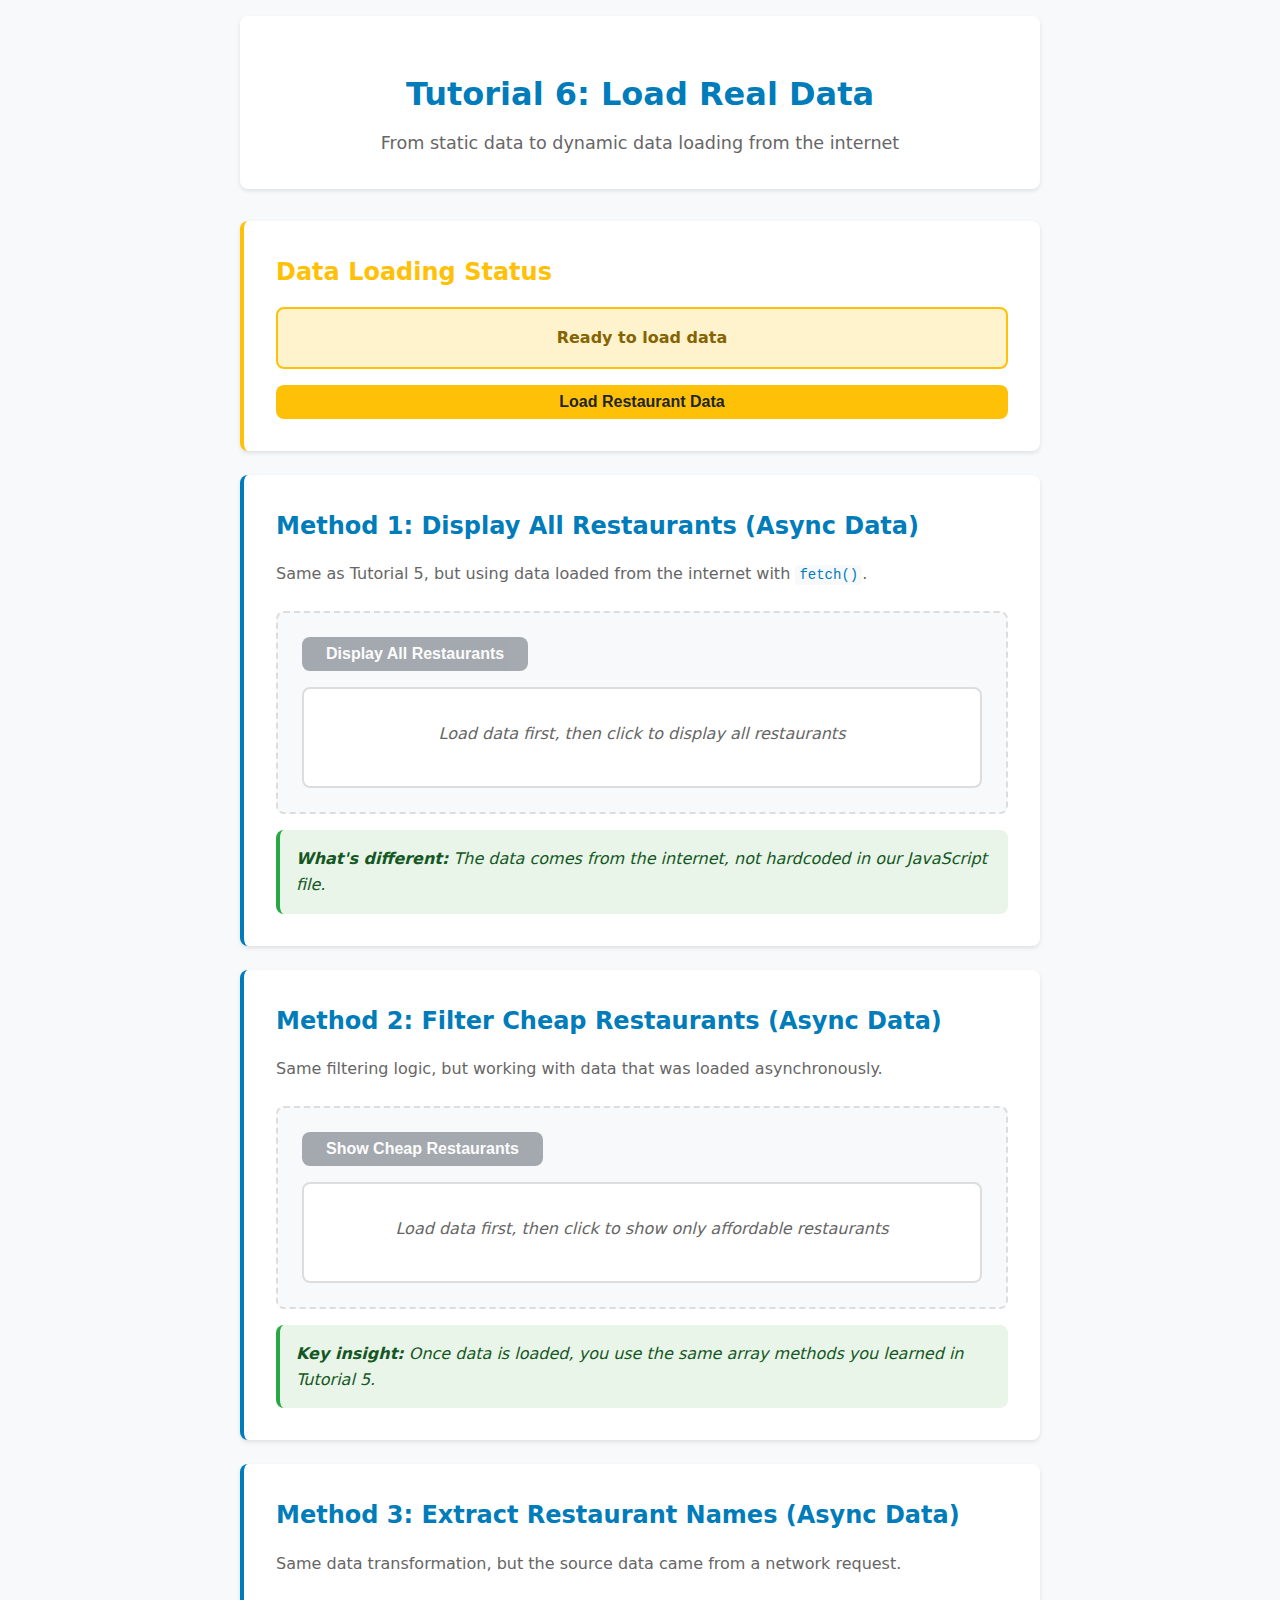
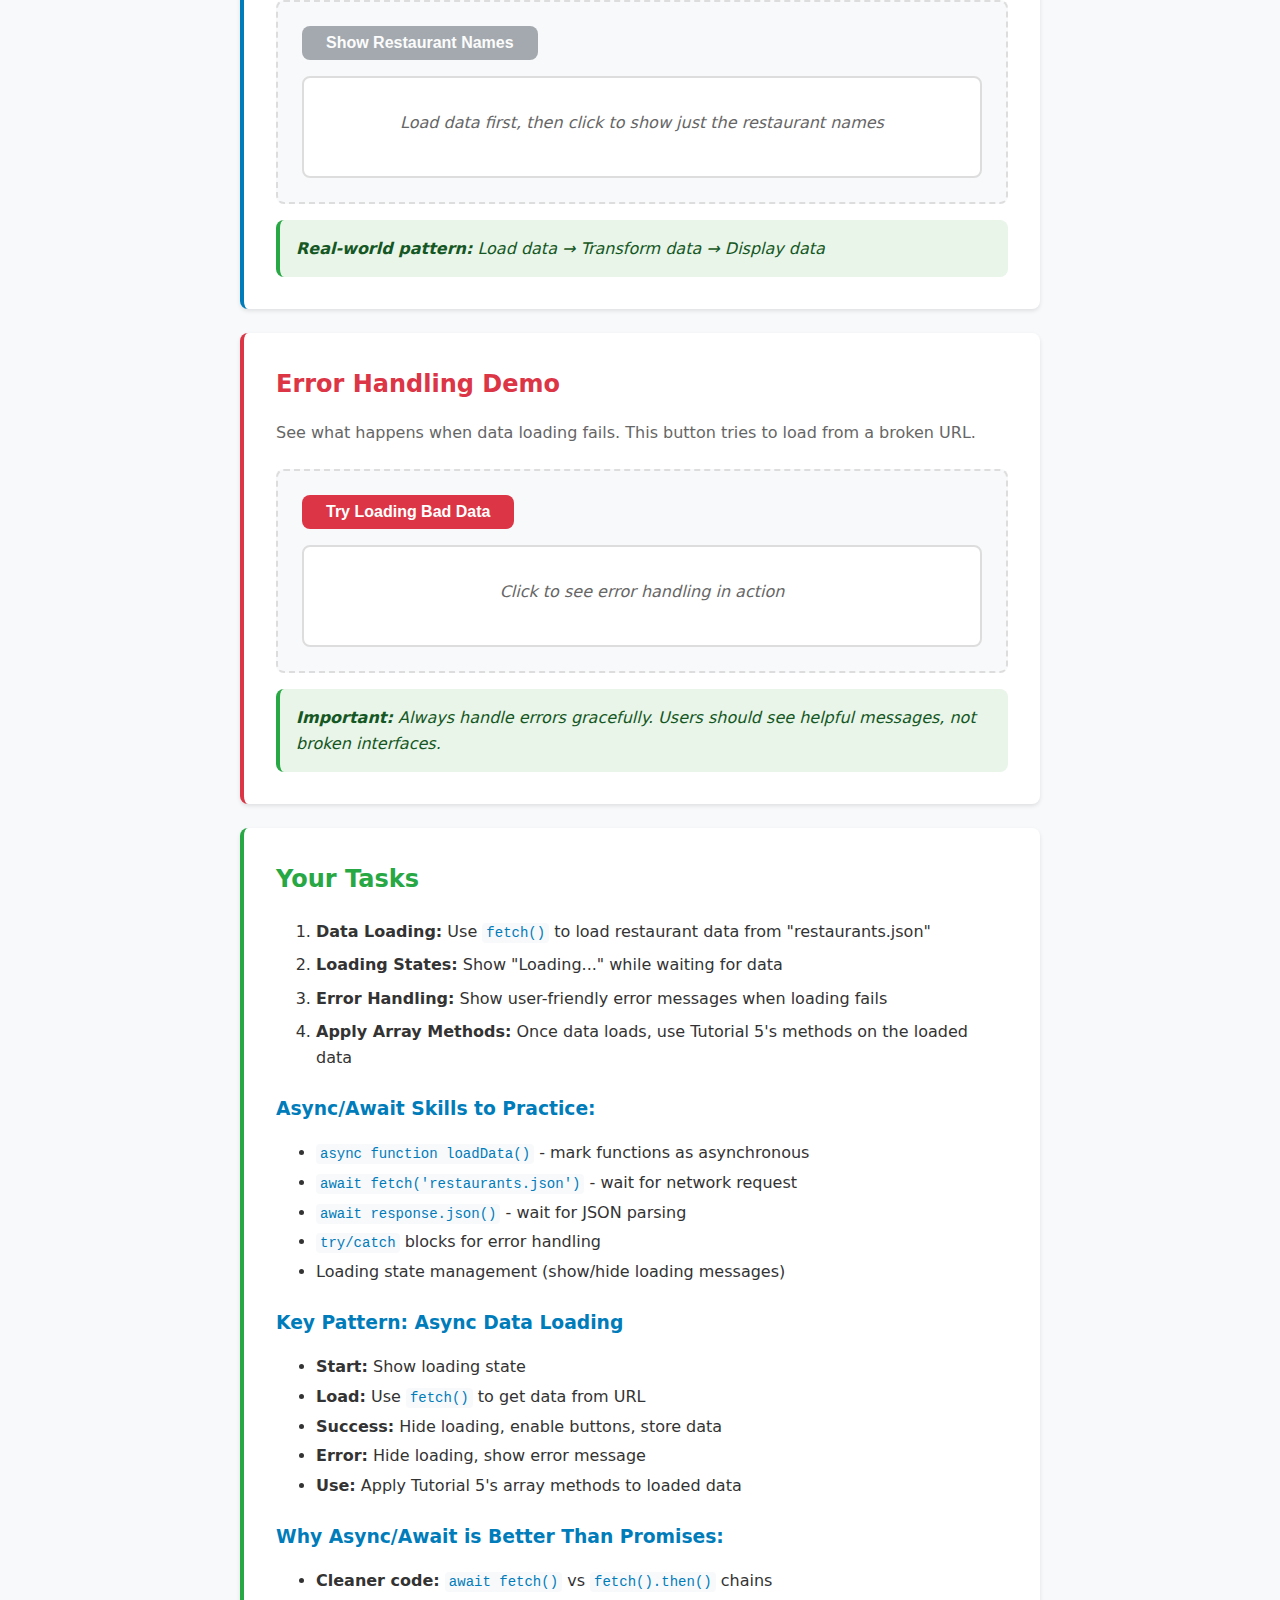
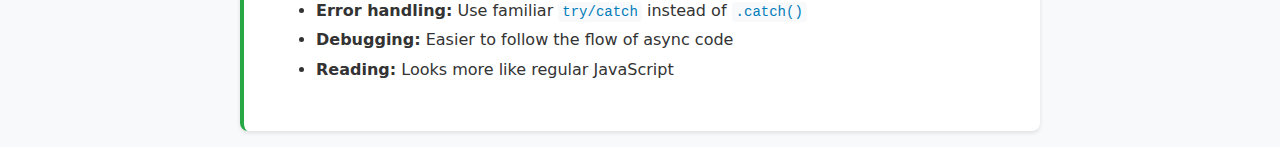
<file: index.html>
<!DOCTYPE html>
<html lang="en">
<head>
    <meta charset="UTF-8">
    <meta name="viewport" content="width=device-width, initial-scale=1.0">
    <title>Tutorial 6: Load Real Data</title>
    <link rel="stylesheet" href="style.css">
</head>
<body>
    <div class="container">
        <header>
            <h1>Tutorial 6: Load Real Data</h1>
            <p>From static data to dynamic data loading from the internet</p>
        </header>

        <!-- Loading Status Section -->
        <section class="status-section">
            <h2>Data Loading Status</h2>
            <div id="loading-status" class="status-display">
                <p class="status-message">Ready to load data</p>
            </div>
            <button id="load-data-button" class="load-button">Load Restaurant Data</button>
        </section>

        <!-- Same functionality as Tutorial 5, but with async data -->
        
        <!-- Method 1: forEach with loaded data -->
        <section class="method-section">
            <h2>Method 1: Display All Restaurants (Async Data)</h2>
            <p>Same as Tutorial 5, but using data loaded from the internet with <code>fetch()</code>.</p>
            
            <div class="demo-area">
                <button id="display-button" class="method-button" disabled>Display All Restaurants</button>
                <div id="restaurant-list" class="result-area">
                    <p class="placeholder">Load data first, then click to display all restaurants</p>
                </div>
            </div>
            
            <div class="explanation">
                <p><strong>What's different:</strong> The data comes from the internet, not hardcoded in our JavaScript file.</p>
            </div>
        </section>

        <!-- Method 2: filter with loaded data -->
        <section class="method-section">
            <h2>Method 2: Filter Cheap Restaurants (Async Data)</h2>
            <p>Same filtering logic, but working with data that was loaded asynchronously.</p>
            
            <div class="demo-area">
                <button id="filter-button" class="method-button" disabled>Show Cheap Restaurants</button>
                <div id="filtered-list" class="result-area">
                    <p class="placeholder">Load data first, then click to show only affordable restaurants</p>
                </div>
            </div>
            
            <div class="explanation">
                <p><strong>Key insight:</strong> Once data is loaded, you use the same array methods you learned in Tutorial 5.</p>
            </div>
        </section>

        <!-- Method 3: map with loaded data -->
        <section class="method-section">
            <h2>Method 3: Extract Restaurant Names (Async Data)</h2>
            <p>Same data transformation, but the source data came from a network request.</p>
            
            <div class="demo-area">
                <button id="map-button" class="method-button" disabled>Show Restaurant Names</button>
                <div id="mapped-list" class="result-area">
                    <p class="placeholder">Load data first, then click to show just the restaurant names</p>
                </div>
            </div>
            
            <div class="explanation">
                <p><strong>Real-world pattern:</strong> Load data → Transform data → Display data</p>
            </div>
        </section>

        <!-- Error Handling Demo -->
        <section class="method-section error-demo">
            <h2>Error Handling Demo</h2>
            <p>See what happens when data loading fails. This button tries to load from a broken URL.</p>
            
            <div class="demo-area">
                <button id="error-button" class="error-button">Try Loading Bad Data</button>
                <div id="error-display" class="result-area">
                    <p class="placeholder">Click to see error handling in action</p>
                </div>
            </div>
            
            <div class="explanation">
                <p><strong>Important:</strong> Always handle errors gracefully. Users should see helpful messages, not broken interfaces.</p>
            </div>
        </section>

        <!-- Tutorial Instructions -->
        <section class="tutorial-instructions">
            <h2>Your Tasks</h2>
            <ol>
                <li><strong>Data Loading:</strong> Use <code>fetch()</code> to load restaurant data from "restaurants.json"</li>
                <li><strong>Loading States:</strong> Show "Loading..." while waiting for data</li>
                <li><strong>Error Handling:</strong> Show user-friendly error messages when loading fails</li>
                <li><strong>Apply Array Methods:</strong> Once data loads, use Tutorial 5's methods on the loaded data</li>
            </ol>
            
            <h3>Async/Await Skills to Practice:</h3>
            <ul>
                <li><code>async function loadData()</code> - mark functions as asynchronous</li>
                <li><code>await fetch('restaurants.json')</code> - wait for network request</li>
                <li><code>await response.json()</code> - wait for JSON parsing</li>
                <li><code>try/catch</code> blocks for error handling</li>
                <li>Loading state management (show/hide loading messages)</li>
            </ul>
            
            <h3>Key Pattern: Async Data Loading</h3>
            <ul>
                <li><strong>Start:</strong> Show loading state</li>
                <li><strong>Load:</strong> Use <code>fetch()</code> to get data from URL</li>
                <li><strong>Success:</strong> Hide loading, enable buttons, store data</li>
                <li><strong>Error:</strong> Hide loading, show error message</li>
                <li><strong>Use:</strong> Apply Tutorial 5's array methods to loaded data</li>
            </ul>
            
            <h3>Why Async/Await is Better Than Promises:</h3>
            <ul>
                <li><strong>Cleaner code:</strong> <code>await fetch()</code> vs <code>fetch().then()</code> chains</li>
                <li><strong>Error handling:</strong> Use familiar <code>try/catch</code> instead of <code>.catch()</code></li>
                <li><strong>Debugging:</strong> Easier to follow the flow of async code</li>
                <li><strong>Reading:</strong> Looks more like regular JavaScript</li>
            </ul>
        </section>
    </div>

    <script src="script.js"></script>
</body>
</html>
</file>
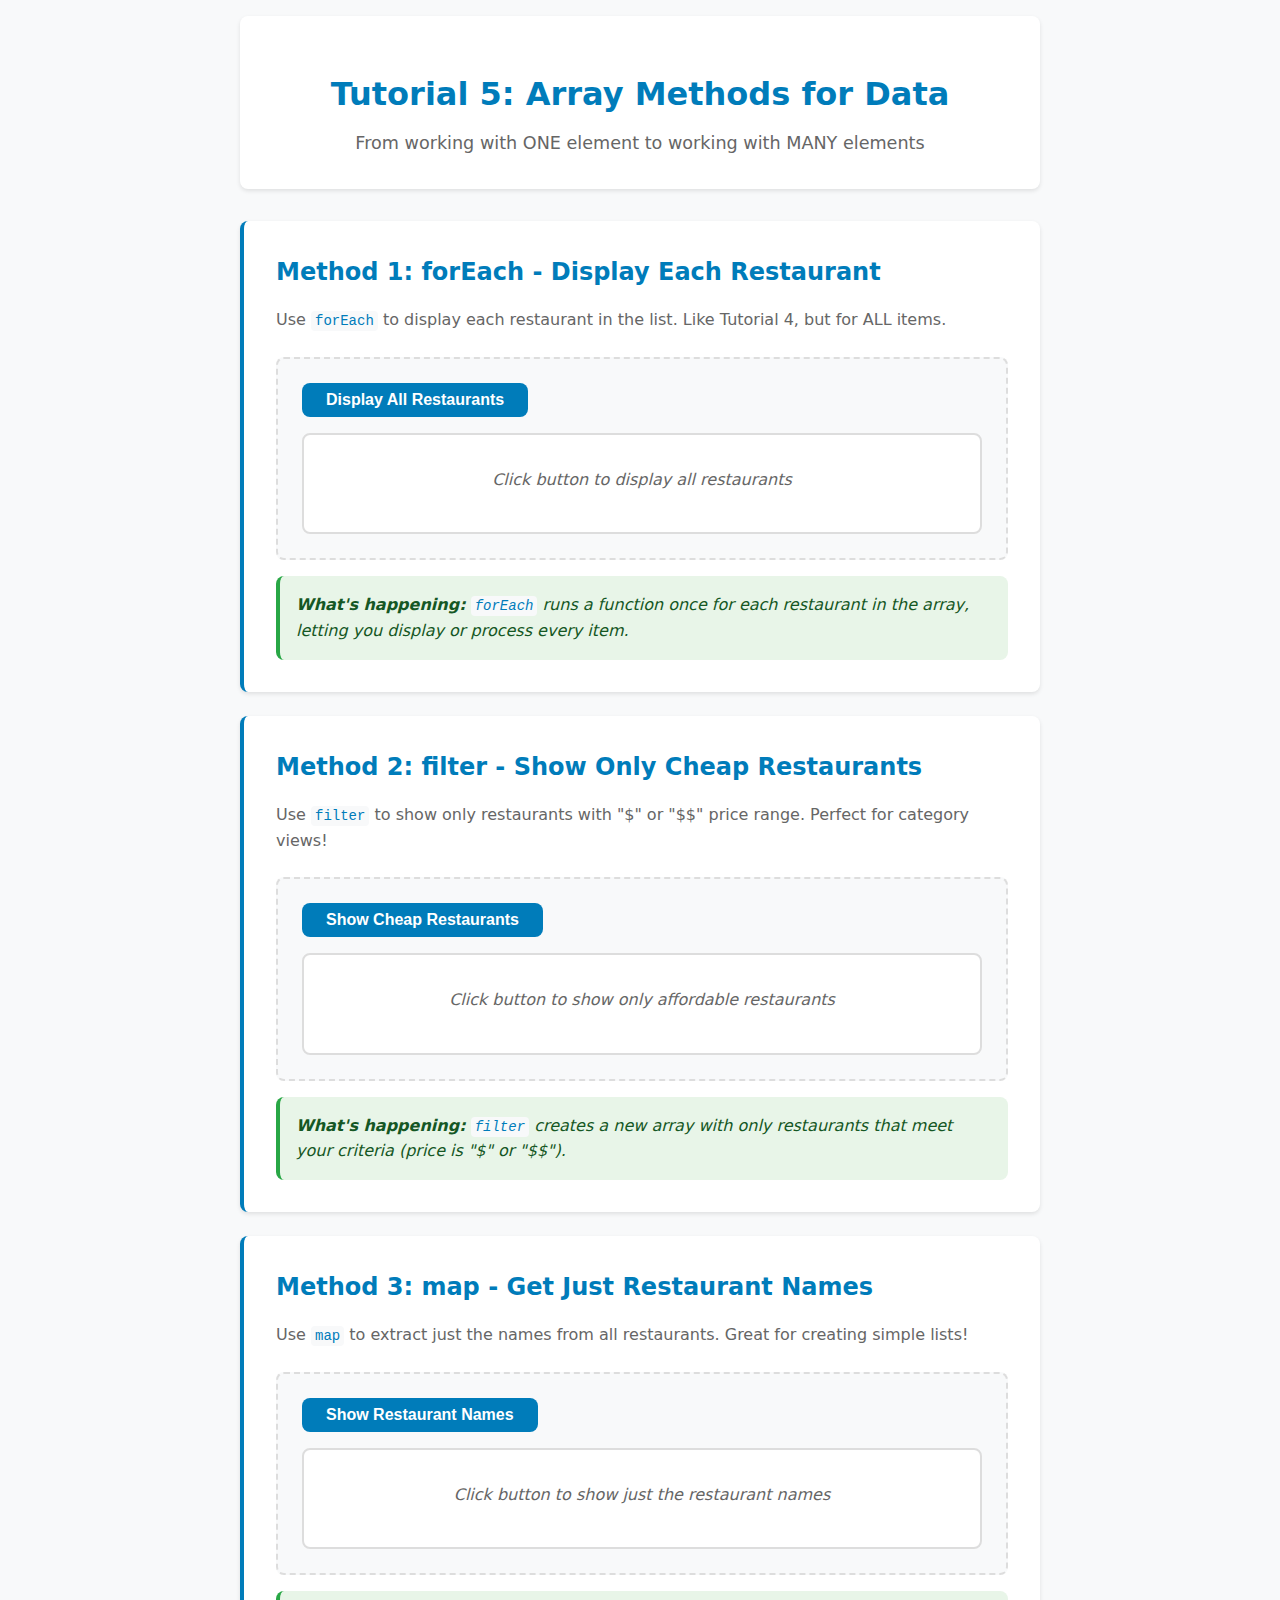
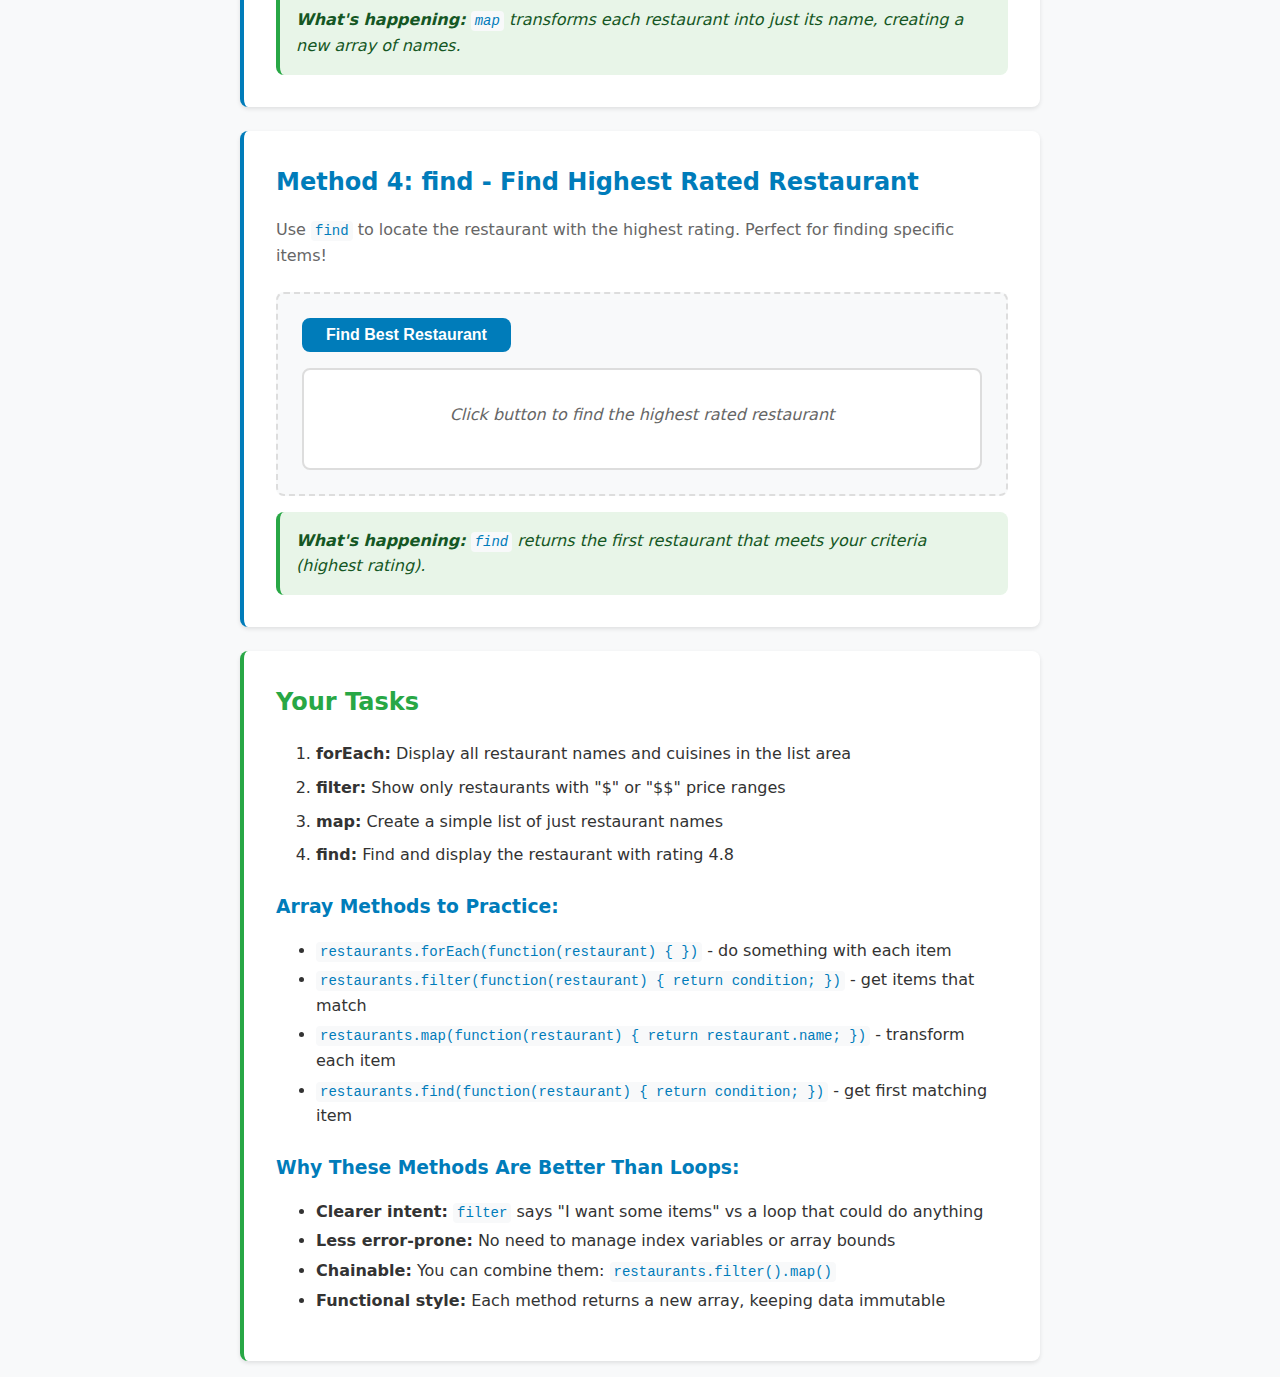
<file: tutorial_5_arrays/index.html>
<!DOCTYPE html>
<html lang="en">
<head>
    <meta charset="UTF-8">
    <meta name="viewport" content="width=device-width, initial-scale=1.0">
    <title>Tutorial 5: Array Methods for Data</title>
    <link rel="stylesheet" href="style.css">
</head>
<body>
    <div class="container">
        <header>
            <h1>Tutorial 5: Array Methods for Data</h1>
            <p>From working with ONE element to working with MANY elements</p>
        </header>

        <!-- Method 1: forEach - Do something to each item -->
        <section class="method-section">
            <h2>Method 1: forEach - Display Each Restaurant</h2>
            <p>Use <code>forEach</code> to display each restaurant in the list. Like Tutorial 4, but for ALL items.</p>
            
            <div class="demo-area">
                <button id="display-button" class="method-button">Display All Restaurants</button>
                <div id="restaurant-list" class="result-area">
                    <p class="placeholder">Click button to display all restaurants</p>
                </div>
            </div>
            
            <div class="explanation">
                <p><strong>What's happening:</strong> <code>forEach</code> runs a function once for each restaurant in the array, letting you display or process every item.</p>
            </div>
        </section>

        <!-- Method 2: filter - Show only items that match criteria -->
        <section class="method-section">
            <h2>Method 2: filter - Show Only Cheap Restaurants</h2>
            <p>Use <code>filter</code> to show only restaurants with "$" or "$$" price range. Perfect for category views!</p>
            
            <div class="demo-area">
                <button id="filter-button" class="method-button">Show Cheap Restaurants</button>
                <div id="filtered-list" class="result-area">
                    <p class="placeholder">Click button to show only affordable restaurants</p>
                </div>
            </div>
            
            <div class="explanation">
                <p><strong>What's happening:</strong> <code>filter</code> creates a new array with only restaurants that meet your criteria (price is "$" or "$$").</p>
            </div>
        </section>

        <!-- Method 3: map - Transform data to get specific information -->
        <section class="method-section">
            <h2>Method 3: map - Get Just Restaurant Names</h2>
            <p>Use <code>map</code> to extract just the names from all restaurants. Great for creating simple lists!</p>
            
            <div class="demo-area">
                <button id="map-button" class="method-button">Show Restaurant Names</button>
                <div id="mapped-list" class="result-area">
                    <p class="placeholder">Click button to show just the restaurant names</p>
                </div>
            </div>
            
            <div class="explanation">
                <p><strong>What's happening:</strong> <code>map</code> transforms each restaurant into just its name, creating a new array of names.</p>
            </div>
        </section>

        <!-- Method 4: find - Get one specific item -->
        <section class="method-section">
            <h2>Method 4: find - Find Highest Rated Restaurant</h2>
            <p>Use <code>find</code> to locate the restaurant with the highest rating. Perfect for finding specific items!</p>
            
            <div class="demo-area">
                <button id="find-button" class="method-button">Find Best Restaurant</button>
                <div id="found-item" class="result-area">
                    <p class="placeholder">Click button to find the highest rated restaurant</p>
                </div>
            </div>
            
            <div class="explanation">
                <p><strong>What's happening:</strong> <code>find</code> returns the first restaurant that meets your criteria (highest rating).</p>
            </div>
        </section>

        <!-- Tutorial Instructions -->
        <section class="tutorial-instructions">
            <h2>Your Tasks</h2>
            <ol>
                <li><strong>forEach:</strong> Display all restaurant names and cuisines in the list area</li>
                <li><strong>filter:</strong> Show only restaurants with "$" or "$$" price ranges</li>
                <li><strong>map:</strong> Create a simple list of just restaurant names</li>
                <li><strong>find:</strong> Find and display the restaurant with rating 4.8</li>
            </ol>
            
            <h3>Array Methods to Practice:</h3>
            <ul>
                <li><code>restaurants.forEach(function(restaurant) { })</code> - do something with each item</li>
                <li><code>restaurants.filter(function(restaurant) { return condition; })</code> - get items that match</li>
                <li><code>restaurants.map(function(restaurant) { return restaurant.name; })</code> - transform each item</li>
                <li><code>restaurants.find(function(restaurant) { return condition; })</code> - get first matching item</li>
            </ul>
            
            <h3>Why These Methods Are Better Than Loops:</h3>
            <ul>
                <li><strong>Clearer intent:</strong> <code>filter</code> says "I want some items" vs a loop that could do anything</li>
                <li><strong>Less error-prone:</strong> No need to manage index variables or array bounds</li>
                <li><strong>Chainable:</strong> You can combine them: <code>restaurants.filter().map()</code></li>
                <li><strong>Functional style:</strong> Each method returns a new array, keeping data immutable</li>
            </ul>
        </section>
    </div>

    <script src="script.js"></script>
</body>
</html>
</file>
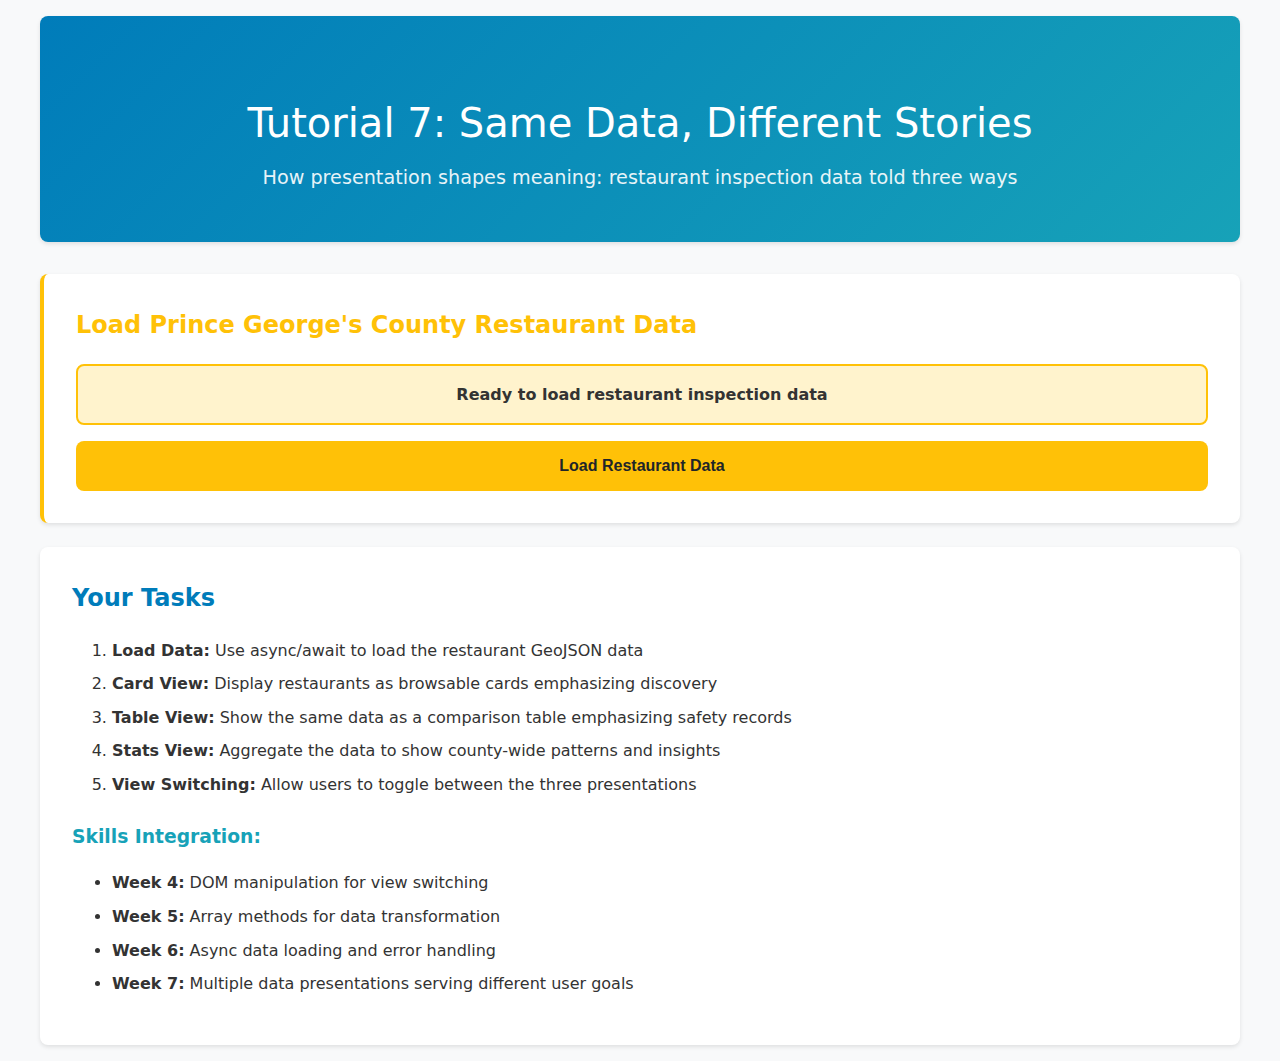
<file: tutorial_7_views/index.html>
<!DOCTYPE html>
<html lang="en">
<head>
    <meta charset="UTF-8">
    <meta name="viewport" content="width=device-width, initial-scale=1.0">
    <title>Tutorial 7: Same Data, Different Stories</title>
    <link rel="stylesheet" href="style.css">
</head>
<body>
    <div class="container">
        <header>
            <h1>Tutorial 7: Same Data, Different Stories</h1>
            <p>How presentation shapes meaning: restaurant inspection data told three ways</p>
        </header>

        <!-- Data Loading Section -->
        <section class="loading-section">
            <h2>Load Prince George's County Restaurant Data</h2>
            <div id="loading-status" class="status-display">
                <p class="status-message">Ready to load restaurant inspection data</p>
            </div>
            <button id="load-data-button" class="load-button">Load Restaurant Data</button>
            <div id="data-summary" class="data-summary hidden">
                <p><span id="record-count">0</span> restaurants loaded • <span id="compliance-rate">0%</span> compliant • <span id="city-count">0</span> cities</p>
            </div>
        </section>

        <!-- View Selection -->
        <section class="view-controls hidden" id="view-controls">
            <h2>Choose Your Story</h2>
            <p>Same data, three different perspectives. Notice how each view emphasizes different insights.</p>
            
            <div class="view-buttons">
                <button id="card-view-btn" class="view-button active">
                    <span class="view-icon">🗂️</span>
                    <div class="view-info">
                        <strong>Card View</strong>
                        <small>Browse and discover restaurants</small>
                    </div>
                </button>
                <button id="table-view-btn" class="view-button">
                    <span class="view-icon">📊</span>
                    <div class="view-info">
                        <strong>Table View</strong>
                        <small>Compare inspection records</small>
                    </div>
                </button>
                <button id="stats-view-btn" class="view-button">
                    <span class="view-icon">📈</span>
                    <div class="view-info">
                        <strong>Stats View</strong>
                        <small>Analyze compliance patterns</small>
                    </div>
                </button>
            </div>
        </section>

        <!-- Data Display Area -->
        <main class="display-container hidden" id="display-container">
            
            <!-- Card View -->
            <div id="card-view" class="view-panel active">
                <div class="view-header">
                    <h3>Restaurant Discovery</h3>
                    <p>Browse restaurants like a consumer looking for dining options</p>
                </div>
                <div id="card-grid" class="card-grid">
                    <!-- Cards will be generated here -->
                </div>
            </div>

            <!-- Table View -->
            <div id="table-view" class="view-panel">
                <div class="view-header">
                    <h3>Inspection Comparison</h3>
                    <p>Compare safety records like a health inspector or concerned parent</p>
                </div>
                <div class="table-container">
                    <table id="inspection-table" class="inspection-table">
                        <thead>
                            <tr>
                                <th>Restaurant</th>
                                <th>City</th>
                                <th>Inspection Date</th>
                                <th>Results</th>
                                <th>Hand Washing</th>
                                <th>Food Temperature</th>
                            </tr>
                        </thead>
                        <tbody>
                            <!-- Table rows will be generated here -->
                        </tbody>
                    </table>
                </div>
            </div>

            <!-- Stats View -->
            <div id="stats-view" class="view-panel">
                <div class="view-header">
                    <h3>County-wide Analysis</h3>
                    <p>Analyze patterns like a public health official or policy researcher</p>
                </div>
                <div id="stats-grid" class="stats-grid">
                    <!-- Stats cards will be generated here -->
                </div>
                <div id="city-breakdown" class="city-breakdown">
                    <h4>Compliance by City</h4>
                    <div id="city-stats" class="city-stats">
                        <!-- City statistics will be generated here -->
                    </div>
                </div>
            </div>

        </main>

        <!-- Information Architecture Insights -->
        <section class="tutorial-insights hidden" id="tutorial-insights">
            <h2>Information Architecture Insights</h2>
            <div class="insights-grid">
                <div class="insight-card">
                    <h4>Card View Story</h4>
                    <p><strong>User Goal:</strong> "Where should I eat tonight?"</p>
                    <p><strong>Emphasizes:</strong> Restaurant names, locations, recent activity</p>
                    <p><strong>De-emphasizes:</strong> Detailed compliance data, comparisons</p>
                </div>
                <div class="insight-card">
                    <h4>Table View Story</h4>
                    <p><strong>User Goal:</strong> "Which restaurants have the best safety records?"</p>
                    <p><strong>Emphasizes:</strong> Comparable data points, inspection details</p>
                    <p><strong>De-emphasizes:</strong> Individual restaurant discovery</p>
                </div>
                <div class="insight-card">
                    <h4>Stats View Story</h4>
                    <p><strong>User Goal:</strong> "What are the overall safety trends?"</p>
                    <p><strong>Emphasizes:</strong> Patterns, aggregates, geographic distribution</p>
                    <p><strong>De-emphasizes:</strong> Individual restaurant details</p>
                </div>
            </div>
            <div class="key-takeaway">
                <h4>Key Takeaway</h4>
                <p>The same dataset can serve completely different user needs. <strong>Information architecture is about choosing what to emphasize and what to hide.</strong> Every interface design decision shapes how users understand and interact with information.</p>
            </div>
        </section>

        <!-- Tutorial Instructions -->
        <section class="tutorial-instructions">
            <h2>Your Tasks</h2>
            <ol>
                <li><strong>Load Data:</strong> Use async/await to load the restaurant GeoJSON data</li>
                <li><strong>Card View:</strong> Display restaurants as browsable cards emphasizing discovery</li>
                <li><strong>Table View:</strong> Show the same data as a comparison table emphasizing safety records</li>
                <li><strong>Stats View:</strong> Aggregate the data to show county-wide patterns and insights</li>
                <li><strong>View Switching:</strong> Allow users to toggle between the three presentations</li>
            </ol>
            
            <h3>Skills Integration:</h3>
            <ul>
                <li><strong>Week 4:</strong> DOM manipulation for view switching</li>
                <li><strong>Week 5:</strong> Array methods for data transformation</li>
                <li><strong>Week 6:</strong> Async data loading and error handling</li>
                <li><strong>Week 7:</strong> Multiple data presentations serving different user goals</li>
            </ul>
        </section>
    </div>

    <script src="script.js"></script>
</body>
</html>
</file>
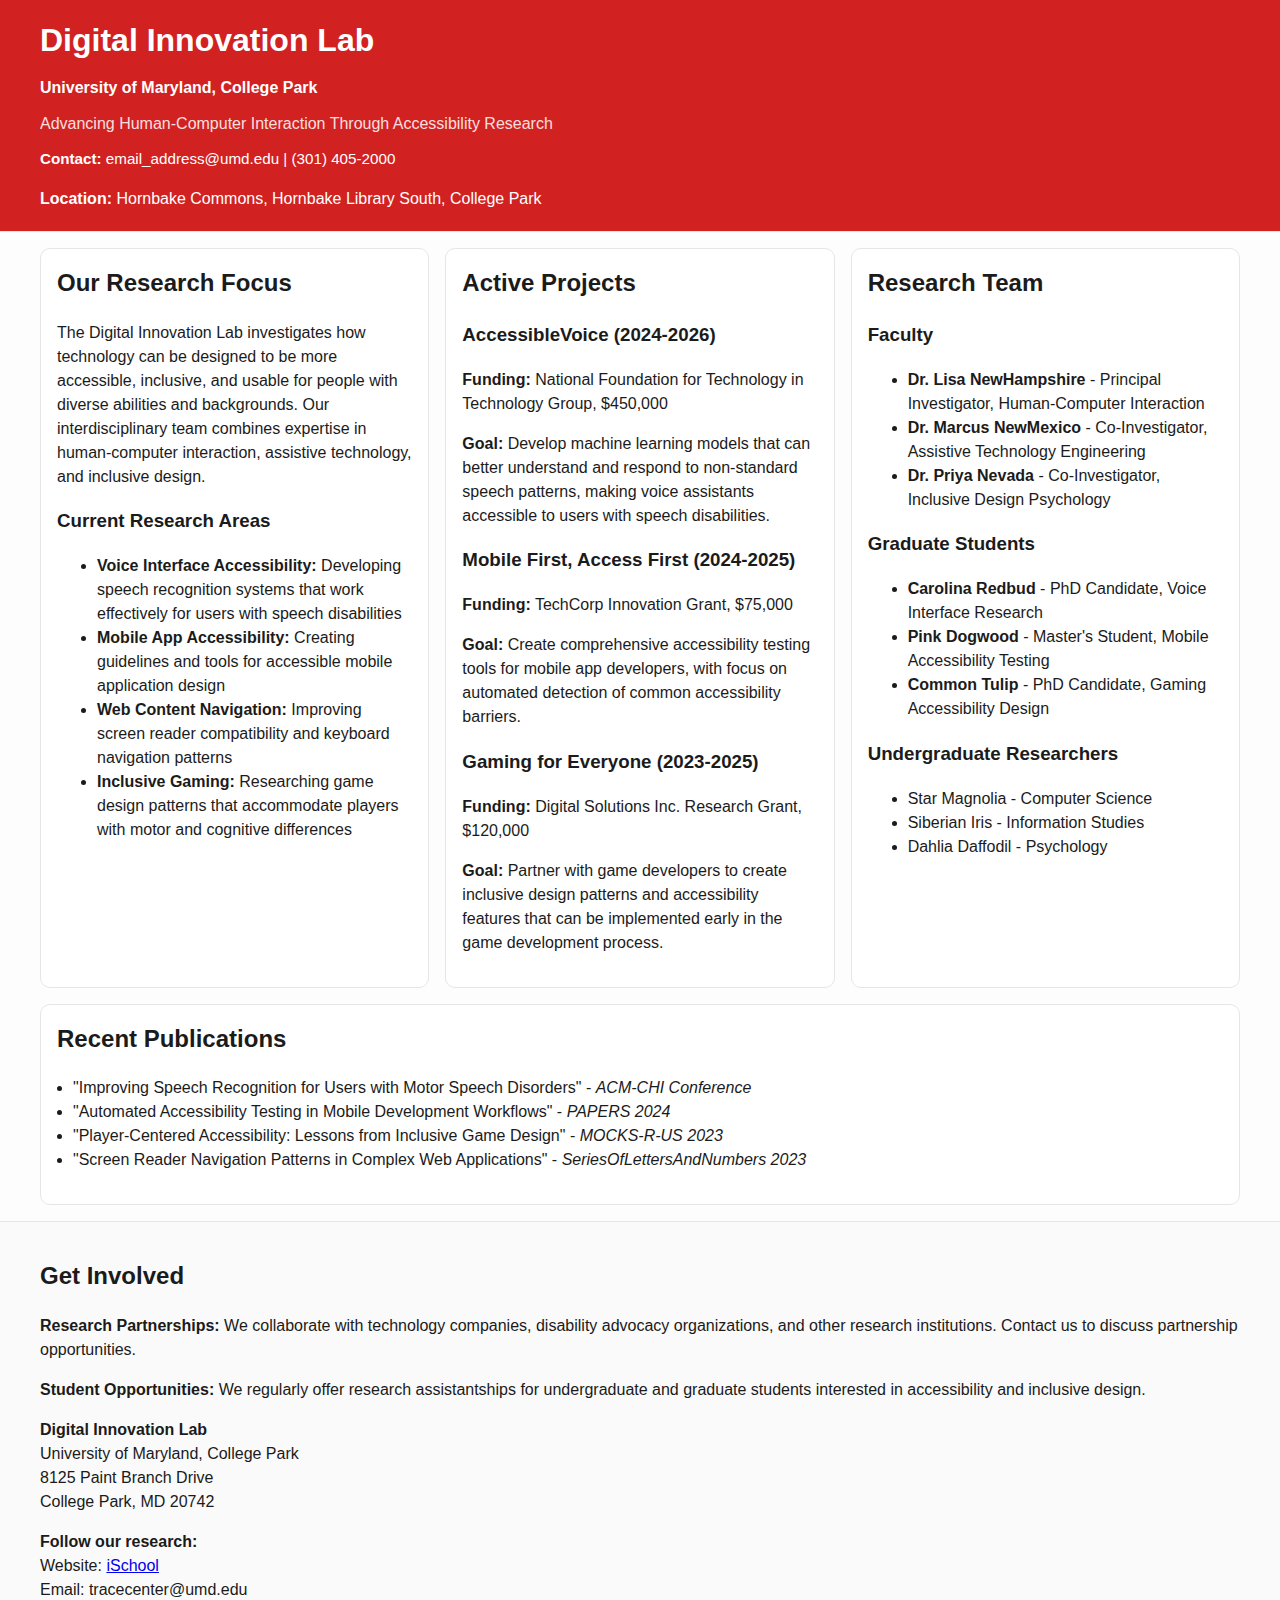
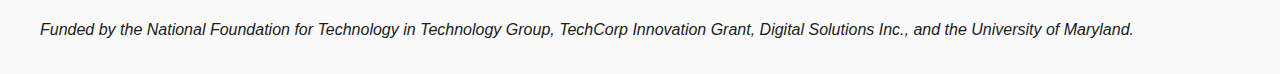
<file: example2/tutorial_3.html>
<html lang="en">
<head>
  <meta charset="utf-8" />
  <meta name="viewport" content="width=device-width, initial-scale=1.0" />
  <title>Digital Innovation Lab & Accessibility Research</title>
  <!-- Students will add their own CSS here -->
  <link rel="stylesheet" href="style.css">
</head>
<body>
  <div class="page">
    <!-- HEADER SECTION -->
    <header>
      <div class="container header-wrap">
        <h1 class="lab-title">Digital Innovation Lab</h1>
        <p><strong>University of Maryland, College Park</strong></p>
        <p class="mission">Advancing Human-Computer Interaction Through Accessibility Research</p>
        <p class="contact-strip"><strong>Contact:</strong> email_address@umd.edu | (301) 405-2000</p>
        <p><strong>Location:</strong> Hornbake Commons, Hornbake Library South, College Park</p>
      </div>
    </header>
    
    <!-- MAIN CONTENT AREA -->
    <main>
      <div class="container main-wrap">
        <div class="content-columns">
          <div class="primary">
            <!-- Research Focus Section -->
            <section>
              <h2>Our Research Focus</h2>
              <p>The Digital Innovation Lab investigates how technology can be designed to be more accessible, inclusive, and usable for people with diverse abilities and backgrounds. Our interdisciplinary team combines expertise in human-computer interaction, assistive technology, and inclusive design.</p>
              <h3>Current Research Areas</h3>
              <ul>
                <li><strong>Voice Interface Accessibility:</strong> Developing speech recognition systems that work effectively for users with speech disabilities</li>
                <li><strong>Mobile App Accessibility:</strong> Creating guidelines and tools for accessible mobile application design</li>
                <li><strong>Web Content Navigation:</strong> Improving screen reader compatibility and keyboard navigation patterns</li>
                <li><strong>Inclusive Gaming:</strong> Researching game design patterns that accommodate players with motor and cognitive differences</li>
              </ul>
            </section>

            <!-- Current Projects Section -->
            <section>
              <h2>Active Projects</h2>
              <h3>AccessibleVoice (2024-2026)</h3>
              <p><strong>Funding:</strong> National Foundation for Technology in Technology Group, $450,000</p>
              <p><strong>Goal:</strong> Develop machine learning models that can better understand and respond to non-standard speech patterns, making voice assistants accessible to users with speech disabilities.</p>

              <h3>Mobile First, Access First (2024-2025)</h3>
              <p><strong>Funding:</strong> TechCorp Innovation Grant, $75,000</p>
              <p><strong>Goal:</strong> Create comprehensive accessibility testing tools for mobile app developers, with focus on automated detection of common accessibility barriers.</p>

              <h3>Gaming for Everyone (2023-2025)</h3>
              <p><strong>Funding:</strong> Digital Solutions Inc. Research Grant, $120,000</p>
              <p><strong>Goal:</strong> Partner with game developers to create inclusive design patterns and accessibility features that can be implemented early in the game development process.</p>
            </section>

            <!-- Research Team Section -->
            <section>
              <h2>Research Team</h2>
              <h3>Faculty</h3>
              <ul>
                <li><strong>Dr. Lisa NewHampshire</strong> - Principal Investigator, Human-Computer Interaction</li>
                <li><strong>Dr. Marcus NewMexico</strong> - Co-Investigator, Assistive Technology Engineering</li>
                <li><strong>Dr. Priya Nevada</strong> - Co-Investigator, Inclusive Design Psychology</li>
              </ul>

              <h3>Graduate Students</h3>
              <ul>
                <li><strong>Carolina Redbud</strong> - PhD Candidate, Voice Interface Research</li>
                <li><strong>Pink Dogwood</strong> - Master's Student, Mobile Accessibility Testing</li>
                <li><strong>Common Tulip</strong> - PhD Candidate, Gaming Accessibility Design</li>
              </ul>

              <h3>Undergraduate Researchers</h3>
              <ul>
                <li>Star Magnolia - Computer Science</li>
                <li>Siberian Iris - Information Studies</li>
                <li>Dahlia Daffodil - Psychology</li>
              </ul>
            </section>

            <!-- Recent Publications Section -->
            <section>
              <h2>Recent Publications</h2>
              <ul class="pubs">
                <li>"Improving Speech Recognition for Users with Motor Speech Disorders" - <em>ACM-CHI Conference</em></li>
                <li>"Automated Accessibility Testing in Mobile Development Workflows" - <em>PAPERS 2024</em></li>
                <li>"Player-Centered Accessibility: Lessons from Inclusive Game Design" - <em>MOCKS-R-US 2023</em></li>
                <li>"Screen Reader Navigation Patterns in Complex Web Applications" - <em>SeriesOfLettersAndNumbers 2023</em></li>
              </ul>
            </section>
          </div>
        </div>
      </div>
    </main>

    <!-- FOOTER SECTION -->
    <footer>
      <div class="container">
        <h2>Get Involved</h2>
        <p><strong>Research Partnerships:</strong> We collaborate with technology companies, disability advocacy organizations, and other research institutions. Contact us to discuss partnership opportunities.</p>
        <p><strong>Student Opportunities:</strong> We regularly offer research assistantships for undergraduate and graduate students interested in accessibility and inclusive design.</p>
        <p><strong>Digital Innovation Lab</strong><br>
          University of Maryland, College Park<br>
          8125 Paint Branch Drive<br>
          College Park, MD 20742</p>
        <p><strong>Follow our research:</strong><br>
          Website: <a href="https://ischool.umd.edu" target="_blank">iSchool</a><br>
          Email: tracecenter@umd.edu</p>
        <p><em>Funded by the National Foundation for Technology in Technology Group, TechCorp Innovation Grant, Digital Solutions Inc., and the University of Maryland.</em></p>
      </div>
    </footer>
  </div>
</body>
</html>
</file>
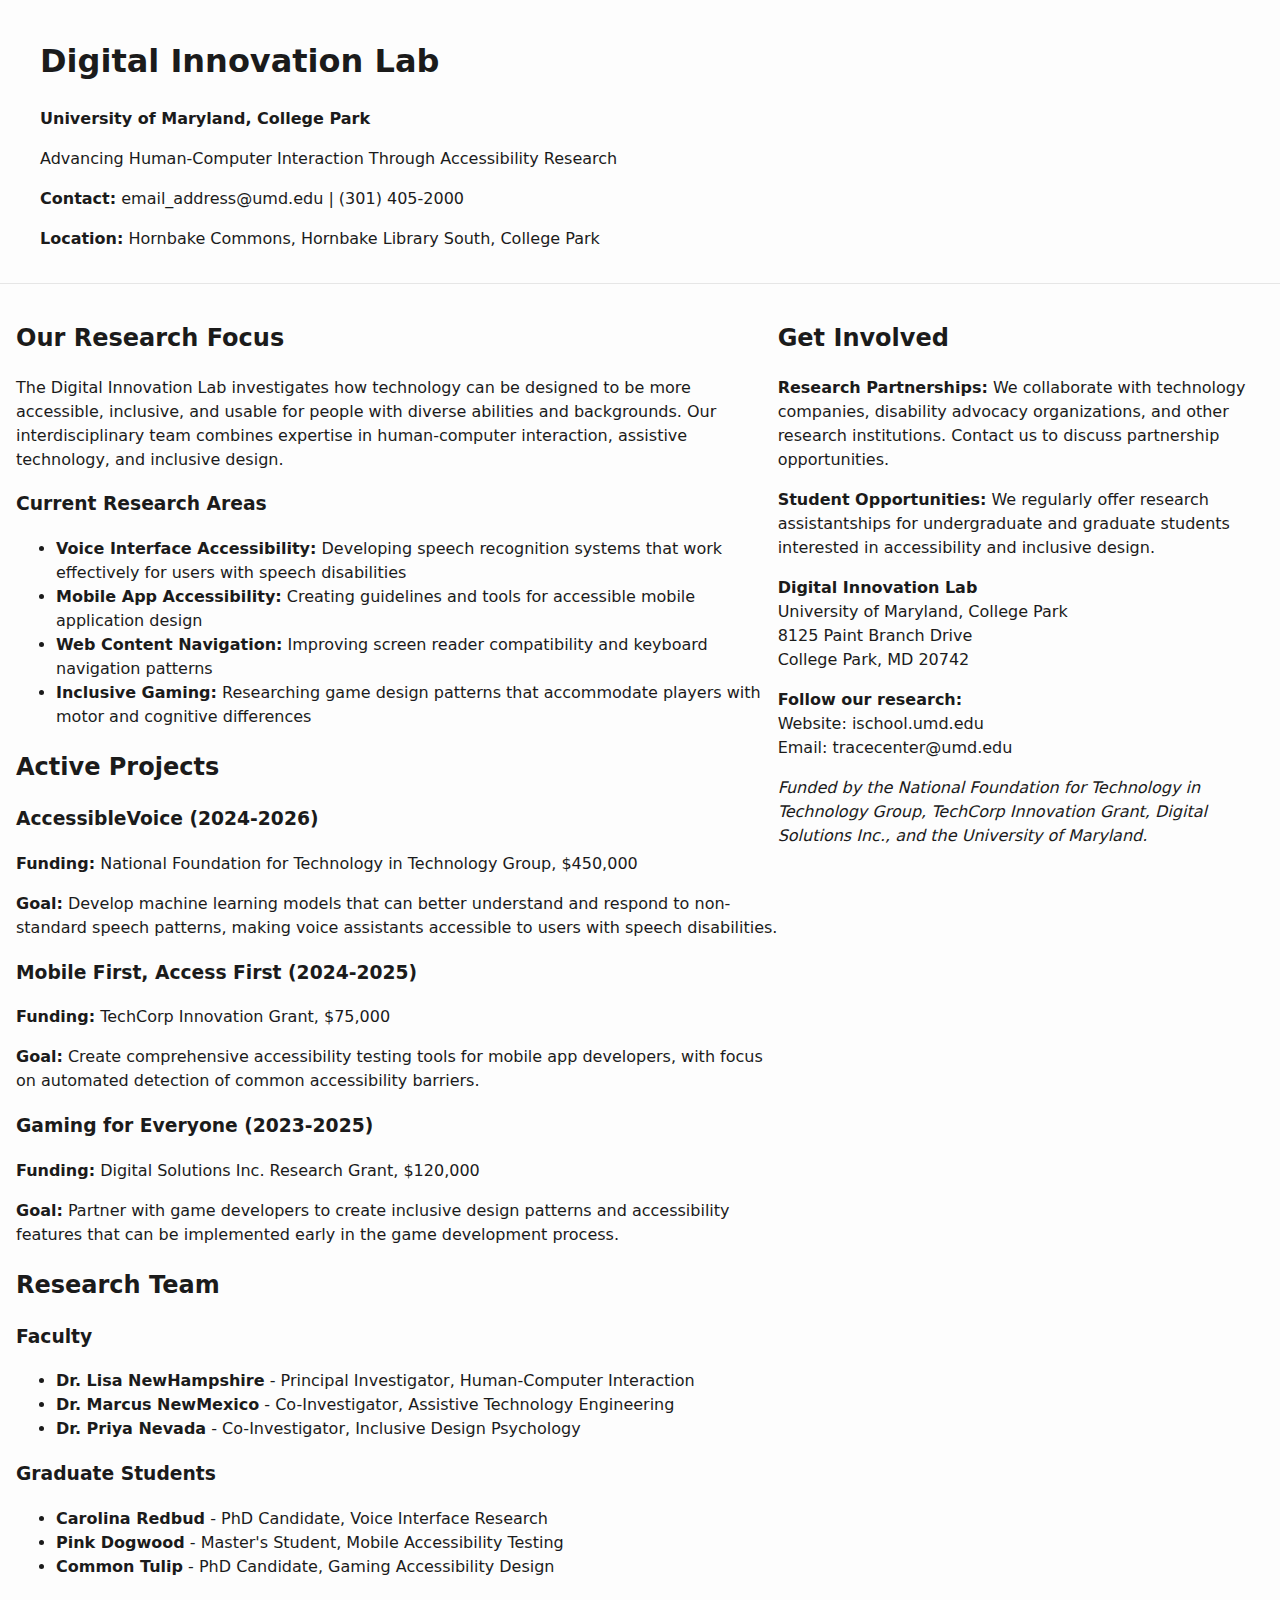
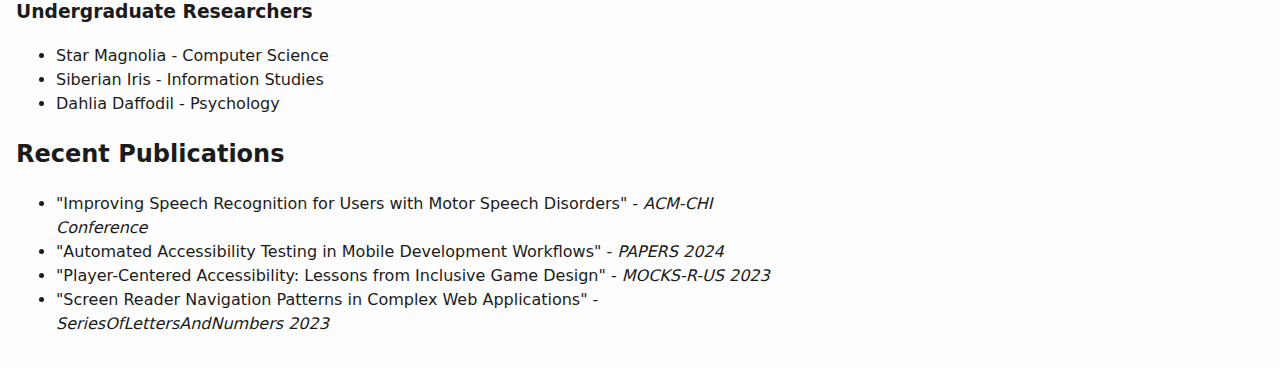
<file: week3/tutorial_3.html>
<!DOCTYPE html>
<html lang="en">
<head>
    <meta charset="UTF-8">
    <meta name="viewport" content="width=device-width, initial-scale=1.0">
    <title>Digital Innovation Lab - Accessibility Research</title>
    <!-- Students will add their own CSS here -->
     <link rel="stylesheet" href="style.css">

</head>
<body>
    <div class="page">
    
    <!-- HEADER SECTION -->
     <header>
    <div class="container header-warp">
        <h1>Digital Innovation Lab</h1>
        <p><strong>University of Maryland, College Park</strong></p>
        <p>Advancing Human-Computer Interaction Through Accessibility Research</p>
        <p><strong>Contact:</strong> email_address@umd.edu | (301) 405-2000</p>
        <p><strong>Location:</strong> Hornbake Commons, Hornbake Library South, College Park</p>
    </div>
     </header>

    <!-- MAIN CONTENT AREA -->
    <main>
    <div>
        <!-- Research Focus Section -->
        <div>
            <h2>Our Research Focus</h2>
            <p>The Digital Innovation Lab investigates how technology can be designed to be more accessible, inclusive, and usable for people with diverse abilities and backgrounds. Our interdisciplinary team combines expertise in human-computer interaction, assistive technology, and inclusive design.</p>
            
            <h3>Current Research Areas</h3>
            <ul>
                <li><strong>Voice Interface Accessibility:</strong> Developing speech recognition systems that work effectively for users with speech disabilities</li>
                <li><strong>Mobile App Accessibility:</strong> Creating guidelines and tools for accessible mobile application design</li>
                <li><strong>Web Content Navigation:</strong> Improving screen reader compatibility and keyboard navigation patterns</li>
                <li><strong>Inclusive Gaming:</strong> Researching game design patterns that accommodate players with motor and cognitive differences</li>
            </ul>
        </div>

        <!-- Current Projects Section -->
        <div>
            <h2>Active Projects</h2>
            
            <h3>AccessibleVoice (2024-2026)</h3>
            <p><strong>Funding:</strong> National Foundation for Technology in Technology Group, $450,000</p>
            <p><strong>Goal:</strong> Develop machine learning models that can better understand and respond to non-standard speech patterns, making voice assistants accessible to users with speech disabilities.</p>
            
            <h3>Mobile First, Access First (2024-2025)</h3>
            <p><strong>Funding:</strong> TechCorp Innovation Grant, $75,000</p>
            <p><strong>Goal:</strong> Create comprehensive accessibility testing tools for mobile app developers, with focus on automated detection of common accessibility barriers.</p>
            
            <h3>Gaming for Everyone (2023-2025)</h3>
            <p><strong>Funding:</strong> Digital Solutions Inc. Research Grant, $120,000</p>
            <p><strong>Goal:</strong> Partner with game developers to create inclusive design patterns and accessibility features that can be implemented early in the game development process.</p>
        </div>

        <!-- Research Team Section -->
        <div>
            <h2>Research Team</h2>
            
            <h3>Faculty</h3>
            <ul>
                <li><strong>Dr. Lisa NewHampshire</strong> - Principal Investigator, Human-Computer Interaction</li>
                <li><strong>Dr. Marcus NewMexico</strong> - Co-Investigator, Assistive Technology Engineering</li>
                <li><strong>Dr. Priya Nevada</strong> - Co-Investigator, Inclusive Design Psychology</li>
            </ul>
            
            <h3>Graduate Students</h3>
            <ul>
                <li><strong>Carolina Redbud</strong> - PhD Candidate, Voice Interface Research</li>
                <li><strong>Pink Dogwood</strong> - Master's Student, Mobile Accessibility Testing</li>
                <li><strong>Common Tulip</strong> - PhD Candidate, Gaming Accessibility Design</li>
            </ul>
            
            <h3>Undergraduate Researchers</h3>
            <ul>
                <li>Star Magnolia - Computer Science</li>
                <li>Siberian Iris - Information Studies</li>
                <li>Dahlia Daffodil - Psychology</li>
            </ul>
        </div>

        <!-- Recent Publications Section -->
        <div>
            <h2>Recent Publications</h2>
            <ul>
                <li>"Improving Speech Recognition for Users with Motor Speech Disorders" - <em>ACM-CHI Conference</em></li>
                <li>"Automated Accessibility Testing in Mobile Development Workflows" - <em>PAPERS 2024</em></li>
                <li>"Player-Centered Accessibility: Lessons from Inclusive Game Design" - <em>MOCKS-R-US 2023</em></li>
                <li>"Screen Reader Navigation Patterns in Complex Web Applications" - <em>SeriesOfLettersAndNumbers 2023</em></li>
            </ul>
        </div>

    </div>

    <!-- FOOTER SECTION -->
    <div>
        <h2>Get Involved</h2>
        <p><strong>Research Partnerships:</strong> We collaborate with technology companies, disability advocacy organizations, and other research institutions. Contact us to discuss partnership opportunities.</p>
        
        <p><strong>Student Opportunities:</strong> We regularly offer research assistantships for undergraduate and graduate students interested in accessibility and inclusive design.</p>
        
        <div>
            <p><strong>Digital Innovation Lab</strong><br>
            University of Maryland, College Park<br>
            8125 Paint Branch Drive<br>
            College Park, MD 20742</p>
            
            <p><strong>Follow our research:</strong><br>
            Website: ischool.umd.edu<br>
            Email: tracecenter@umd.edu</p>
        </div>
        
        <p><em>Funded by the National Foundation for Technology in Technology Group, TechCorp Innovation Grant, Digital Solutions Inc., and the University of Maryland.</em></p>
    </div>
</div>
</body>
</html>
</file>
<file: style.css>
/* =====================================================
   TUTORIAL 6: LOAD REAL DATA
   Consistent styling with previous tutorials + async states
   ===================================================== */

/* ROOT VARIABLES */
:root {
    --primary-color: #007cba;
    --secondary-color: #28a745;
    --warning-color: #ffc107;
    --error-color: #dc3545;
    --background-color: #f8f9fa;
    --card-background: #ffffff;
    --text-color: #333;
    --border-color: #ddd;
    --shadow: 0 0.125rem 0.25rem rgba(0, 0, 0, 0.1);
    --border-radius: 0.5rem;
    --spacing-sm: 0.5rem;
    --spacing-md: 1rem;
    --spacing-lg: 1.5rem;
    --spacing-xl: 2rem;
}

/* BASE STYLES */
* {
    box-sizing: border-box;
}

body {
    font-family: system-ui, -apple-system, sans-serif;
    margin: 0;
    padding: var(--spacing-md);
    background: var(--background-color);
    color: var(--text-color);
    line-height: 1.6;
}

.container {
    max-width: 50rem;
    margin: 0 auto;
}

/* HEADER */
header {
    text-align: center;
    margin-bottom: var(--spacing-xl);
    padding: var(--spacing-xl);
    background: var(--card-background);
    border-radius: var(--border-radius);
    box-shadow: var(--shadow);
}

header h1 {
    color: var(--primary-color);
    margin-bottom: var(--spacing-sm);
}

header p {
    color: #666;
    font-size: 1.1rem;
    margin: 0;
}

/* STATUS SECTION - New for Tutorial 6 */
.status-section {
    background: var(--card-background);
    margin-bottom: var(--spacing-lg);
    padding: var(--spacing-xl);
    border-radius: var(--border-radius);
    box-shadow: var(--shadow);
    border-left: 0.25rem solid var(--warning-color);
}

.status-section h2 {
    color: var(--warning-color);
    margin-top: 0;
    margin-bottom: var(--spacing-md);
}

.status-display {
    background: #fff3cd;
    border: 2px solid var(--warning-color);
    border-radius: var(--border-radius);
    padding: var(--spacing-md);
    margin-bottom: var(--spacing-md);
    text-align: center;
}

.status-message {
    margin: 0;
    font-weight: bold;
    color: #856404;
}

/* LOADING STATES */
.status-display.loading {
    background: #cce7ff;
    border-color: var(--primary-color);
    animation: pulse 1.5s ease-in-out infinite;
}

.status-display.loading .status-message {
    color: var(--primary-color);
}

.status-display.success {
    background: #d4edda;
    border-color: var(--secondary-color);
}

.status-display.success .status-message {
    color: #155724;
}

.status-display.error {
    background: #f8d7da;
    border-color: var(--error-color);
}

.status-display.error .status-message {
    color: #721c24;
}

/* PULSE ANIMATION FOR LOADING */
@keyframes pulse {
    0% { opacity: 1; }
    50% { opacity: 0.7; }
    100% { opacity: 1; }
}

/* LOAD BUTTON */
.load-button {
    background: var(--warning-color);
    color: #212529;
    border: none;
    padding: var(--spacing-sm) var(--spacing-lg);
    border-radius: var(--border-radius);
    cursor: pointer;
    font-size: 1rem;
    font-weight: bold;
    transition: all 0.2s ease;
    display: block;
    width: 100%;
}

.load-button:hover {
    background: #e0a800;
    transform: translateY(-1px);
}

.load-button:disabled {
    background: #6c757d;
    cursor: not-allowed;
    transform: none;
}

/* METHOD SECTIONS - Same as Tutorial 5 */
.method-section {
    background: var(--card-background);
    margin-bottom: var(--spacing-lg);
    padding: var(--spacing-xl);
    border-radius: var(--border-radius);
    box-shadow: var(--shadow);
    border-left: 0.25rem solid var(--primary-color);
}

.method-section.error-demo {
    border-left-color: var(--error-color);
}

.method-section h2 {
    color: var(--primary-color);
    margin-top: 0;
    margin-bottom: var(--spacing-sm);
}

.method-section.error-demo h2 {
    color: var(--error-color);
}

.method-section p {
    margin-bottom: var(--spacing-lg);
    color: #666;
}

.method-section code {
    background: #f8f9fa;
    padding: 0.125rem 0.25rem;
    border-radius: 0.25rem;
    font-family: 'Courier New', monospace;
    font-size: 0.875rem;
    color: var(--primary-color);
}

/* DEMO AREAS */
.demo-area {
    background: #f8f9fa;
    padding: var(--spacing-lg);
    border-radius: var(--border-radius);
    border: 2px dashed var(--border-color);
    margin-bottom: var(--spacing-md);
}

/* BUTTONS */
.method-button {
    background: var(--primary-color);
    color: white;
    border: none;
    padding: var(--spacing-sm) var(--spacing-lg);
    border-radius: var(--border-radius);
    cursor: pointer;
    font-size: 1rem;
    font-weight: bold;
    transition: all 0.2s ease;
    display: block;
    margin-bottom: var(--spacing-md);
}

.method-button:hover:not(:disabled) {
    background: #005a87;
    transform: translateY(-1px);
}

.method-button:focus {
    outline: 2px solid var(--secondary-color);
    outline-offset: 2px;
}

.method-button:disabled {
    background: #6c757d;
    cursor: not-allowed;
    transform: none;
    opacity: 0.6;
}

.error-button {
    background: var(--error-color);
    color: white;
    border: none;
    padding: var(--spacing-sm) var(--spacing-lg);
    border-radius: var(--border-radius);
    cursor: pointer;
    font-size: 1rem;
    font-weight: bold;
    transition: all 0.2s ease;
    display: block;
    margin-bottom: var(--spacing-md);
}

.error-button:hover {
    background: #c82333;
    transform: translateY(-1px);
}

/* RESULT AREAS - Same as Tutorial 5 */
.result-area {
    background: white;
    border: 2px solid var(--border-color);
    border-radius: var(--border-radius);
    padding: var(--spacing-md);
    min-height: 6rem;
    max-height: 20rem;
    overflow-y: auto;
}

.placeholder {
    color: #666;
    font-style: italic;
    text-align: center;
    margin: var(--spacing-md) 0;
}

/* RESULT CONTENT STYLING - Same as Tutorial 5 */
.restaurant-item {
    padding: var(--spacing-sm);
    border-bottom: 1px solid #eee;
    margin-bottom: var(--spacing-sm);
}

.restaurant-item:last-child {
    border-bottom: none;
    margin-bottom: 0;
}

.restaurant-name {
    font-weight: bold;
    color: var(--primary-color);
}

.restaurant-cuisine {
    color: #666;
    font-size: 0.9rem;
}

.restaurant-rating {
    color: var(--secondary-color);
    font-weight: bold;
}

.restaurant-price {
    background: #fff3cd;
    padding: 0.125rem 0.25rem;
    border-radius: 0.25rem;
    font-size: 0.8rem;
    color: #856404;
    display: inline-block;
}

/* LIST STYLES FOR MAP RESULTS */
.name-list {
    list-style: none;
    padding: 0;
    margin: 0;
}

.name-list li {
    padding: var(--spacing-sm);
    border-bottom: 1px solid #eee;
    transition: background-color 0.2s;
}

.name-list li:hover {
    background: #f8f9fa;
}

.name-list li:last-child {
    border-bottom: none;
}

/* ERROR DISPLAY STYLES */
.error-message {
    background: #f8d7da;
    color: #721c24;
    padding: var(--spacing-md);
    border-radius: var(--border-radius);
    border: 1px solid #f5c6cb;
    text-align: center;
}

/* EXPLANATIONS */
.explanation {
    background: #e8f5e8;
    padding: var(--spacing-md);
    border-radius: var(--border-radius);
    border-left: 0.25rem solid var(--secondary-color);
}

.explanation p {
    margin: 0;
    font-style: italic;
    color: #155724;
}

/* TUTORIAL INSTRUCTIONS */
.tutorial-instructions {
    background: white;
    padding: var(--spacing-xl);
    border-radius: var(--border-radius);
    box-shadow: var(--shadow);
    border-left: 0.25rem solid var(--secondary-color);
}

.tutorial-instructions h2 {
    color: var(--secondary-color);
    margin-top: 0;
}

.tutorial-instructions h3 {
    color: var(--primary-color);
    margin-top: var(--spacing-lg);
    margin-bottom: var(--spacing-sm);
}

.tutorial-instructions code {
    background: #f8f9fa;
    padding: 0.125rem 0.25rem;
    border-radius: 0.25rem;
    font-family: 'Courier New', monospace;
    font-size: 0.875rem;
    color: var(--primary-color);
}

.tutorial-instructions ol li {
    margin-bottom: var(--spacing-sm);
}

.tutorial-instructions ul li {
    margin-bottom: 0.25rem;
}

/* RESPONSIVE DESIGN */
@media (max-width: 48rem) {
    .container {
        padding: var(--spacing-sm);
    }
    
    .method-section,
    .status-section {
        padding: var(--spacing-md);
    }
    
    .demo-area {
        padding: var(--spacing-md);
    }
    
    .result-area {
        max-height: 15rem;
    }
}
</file>
<file: tutorial_5_arrays/style.css>
/* =====================================================
   TUTORIAL 5: ARRAY METHODS FOR DATA
   Consistent styling with previous tutorials
   ===================================================== */

/* ROOT VARIABLES */
:root {
    --primary-color: #007cba;
    --secondary-color: #28a745;
    --background-color: #f8f9fa;
    --card-background: #ffffff;
    --text-color: #333;
    --border-color: #ddd;
    --shadow: 0 0.125rem 0.25rem rgba(0, 0, 0, 0.1);
    --border-radius: 0.5rem;
    --spacing-sm: 0.5rem;
    --spacing-md: 1rem;
    --spacing-lg: 1.5rem;
    --spacing-xl: 2rem;
}

/* BASE STYLES */
* {
    box-sizing: border-box;
}

body {
    font-family: system-ui, -apple-system, sans-serif;
    margin: 0;
    padding: var(--spacing-md);
    background: var(--background-color);
    color: var(--text-color);
    line-height: 1.6;
}

.container {
    max-width: 50rem;
    margin: 0 auto;
}

/* HEADER */
header {
    text-align: center;
    margin-bottom: var(--spacing-xl);
    padding: var(--spacing-xl);
    background: var(--card-background);
    border-radius: var(--border-radius);
    box-shadow: var(--shadow);
}

header h1 {
    color: var(--primary-color);
    margin-bottom: var(--spacing-sm);
}

header p {
    color: #666;
    font-size: 1.1rem;
    margin: 0;
}

/* METHOD SECTIONS */
.method-section {
    background: var(--card-background);
    margin-bottom: var(--spacing-lg);
    padding: var(--spacing-xl);
    border-radius: var(--border-radius);
    box-shadow: var(--shadow);
    border-left: 0.25rem solid var(--primary-color);
}

.method-section h2 {
    color: var(--primary-color);
    margin-top: 0;
    margin-bottom: var(--spacing-sm);
}

.method-section p {
    margin-bottom: var(--spacing-lg);
    color: #666;
}

.method-section code {
    background: #f8f9fa;
    padding: 0.125rem 0.25rem;
    border-radius: 0.25rem;
    font-family: 'Courier New', monospace;
    font-size: 0.875rem;
    color: var(--primary-color);
}

/* DEMO AREAS */
.demo-area {
    background: #f8f9fa;
    padding: var(--spacing-lg);
    border-radius: var(--border-radius);
    border: 2px dashed var(--border-color);
    margin-bottom: var(--spacing-md);
}

/* BUTTONS */
.method-button {
    background: var(--primary-color);
    color: white;
    border: none;
    padding: var(--spacing-sm) var(--spacing-lg);
    border-radius: var(--border-radius);
    cursor: pointer;
    font-size: 1rem;
    font-weight: bold;
    transition: all 0.2s ease;
    display: block;
    margin-bottom: var(--spacing-md);
}

.method-button:hover {
    background: #005a87;
    transform: translateY(-1px);
}

.method-button:focus {
    outline: 2px solid var(--secondary-color);
    outline-offset: 2px;
}

/* RESULT AREAS */
.result-area {
    background: white;
    border: 2px solid var(--border-color);
    border-radius: var(--border-radius);
    padding: var(--spacing-md);
    min-height: 6rem;
    max-height: 20rem;
    overflow-y: auto;
}

.placeholder {
    color: #666;
    font-style: italic;
    text-align: center;
    margin: var(--spacing-md) 0;
}

/* RESULT CONTENT STYLING */
.restaurant-item {
    padding: var(--spacing-sm);
    border-bottom: 1px solid #eee;
    margin-bottom: var(--spacing-sm);
}

.restaurant-item:last-child {
    border-bottom: none;
    margin-bottom: 0;
}

.restaurant-name {
    font-weight: bold;
    color: var(--primary-color);
}

.restaurant-cuisine {
    color: #666;
    font-size: 0.9rem;
}

.restaurant-rating {
    color: var(--secondary-color);
    font-weight: bold;
}

.restaurant-price {
    background: #fff3cd;
    padding: 0.125rem 0.25rem;
    border-radius: 0.25rem;
    font-size: 0.8rem;
    color: #856404;
    display: inline-block;
}

/* LIST STYLES FOR MAP RESULTS */
.name-list {
    list-style: none;
    padding: 0;
    margin: 0;
}

.name-list li {
    padding: var(--spacing-sm);
    border-bottom: 1px solid #eee;
    transition: background-color 0.2s;
}

.name-list li:hover {
    background: #f8f9fa;
}

.name-list li:last-child {
    border-bottom: none;
}

/* FOUND ITEM SPECIAL STYLING */
.found-restaurant {
    background: linear-gradient(135deg, var(--secondary-color), #20c997);
    color: white;
    padding: var(--spacing-md);
    border-radius: var(--border-radius);
    text-align: center;
}

.found-restaurant .restaurant-name {
    color: white;
    font-size: 1.2rem;
    margin-bottom: var(--spacing-sm);
}

/* EXPLANATIONS */
.explanation {
    background: #e8f5e8;
    padding: var(--spacing-md);
    border-radius: var(--border-radius);
    border-left: 0.25rem solid var(--secondary-color);
}

.explanation p {
    margin: 0;
    font-style: italic;
    color: #155724;
}

/* TUTORIAL INSTRUCTIONS */
.tutorial-instructions {
    background: white;
    padding: var(--spacing-xl);
    border-radius: var(--border-radius);
    box-shadow: var(--shadow);
    border-left: 0.25rem solid var(--secondary-color);
}

.tutorial-instructions h2 {
    color: var(--secondary-color);
    margin-top: 0;
}

.tutorial-instructions h3 {
    color: var(--primary-color);
    margin-top: var(--spacing-lg);
    margin-bottom: var(--spacing-sm);
}

.tutorial-instructions code {
    background: #f8f9fa;
    padding: 0.125rem 0.25rem;
    border-radius: 0.25rem;
    font-family: 'Courier New', monospace;
    font-size: 0.875rem;
    color: var(--primary-color);
}

.tutorial-instructions ol li {
    margin-bottom: var(--spacing-sm);
}

.tutorial-instructions ul li {
    margin-bottom: 0.25rem;
}

/* RESPONSIVE DESIGN */
@media (max-width: 48rem) {
    .container {
        padding: var(--spacing-sm);
    }
    
    .method-section {
        padding: var(--spacing-md);
    }
    
    .demo-area {
        padding: var(--spacing-md);
    }
    
    .result-area {
        max-height: 15rem;
    }
}
</file>
<file: tutorial_7_views/style.css>
/* =====================================================
   TUTORIAL 7: SAME DATA, DIFFERENT STORIES
   Information architecture through multiple data presentations
   ===================================================== */

/* ROOT VARIABLES */
:root {
    --primary-color: #007cba;
    --secondary-color: #28a745;
    --warning-color: #ffc107;
    --error-color: #dc3545;
    --info-color: #17a2b8;
    --background-color: #f8f9fa;
    --card-background: #ffffff;
    --text-color: #333;
    --text-muted: #666;
    --border-color: #ddd;
    --shadow: 0 0.125rem 0.25rem rgba(0, 0, 0, 0.1);
    --shadow-hover: 0 0.25rem 0.75rem rgba(0, 0, 0, 0.15);
    --border-radius: 0.5rem;
    --spacing-sm: 0.5rem;
    --spacing-md: 1rem;
    --spacing-lg: 1.5rem;
    --spacing-xl: 2rem;
    --spacing-xxl: 3rem;
}

/* BASE STYLES */
* {
    box-sizing: border-box;
}

body {
    font-family: system-ui, -apple-system, sans-serif;
    margin: 0;
    padding: var(--spacing-md);
    background: var(--background-color);
    color: var(--text-color);
    line-height: 1.6;
}

.container {
    max-width: 75rem;
    margin: 0 auto;
}

/* HEADER */
header {
    text-align: center;
    margin-bottom: var(--spacing-xl);
    padding: var(--spacing-xxl) var(--spacing-xl);
    background: linear-gradient(135deg, var(--primary-color), var(--info-color));
    color: white;
    border-radius: var(--border-radius);
    box-shadow: var(--shadow);
}

header h1 {
    margin-bottom: var(--spacing-sm);
    font-size: 2.5rem;
    font-weight: 300;
}

header p {
    font-size: 1.2rem;
    margin: 0;
    opacity: 0.9;
}

/* LOADING SECTION */
.loading-section {
    background: var(--card-background);
    padding: var(--spacing-xl);
    border-radius: var(--border-radius);
    box-shadow: var(--shadow);
    margin-bottom: var(--spacing-lg);
    border-left: 0.25rem solid var(--warning-color);
}

.loading-section h2 {
    color: var(--warning-color);
    margin-top: 0;
}

.status-display {
    background: #fff3cd;
    border: 2px solid var(--warning-color);
    border-radius: var(--border-radius);
    padding: var(--spacing-md);
    margin-bottom: var(--spacing-md);
    text-align: center;
}

.status-display.loading {
    background: #cce7ff;
    border-color: var(--primary-color);
    animation: pulse 1.5s ease-in-out infinite;
}

.status-display.success {
    background: #d4edda;
    border-color: var(--secondary-color);
}

.status-display.error {
    background: #f8d7da;
    border-color: var(--error-color);
}

.status-message {
    margin: 0;
    font-weight: bold;
}

.load-button {
    background: var(--warning-color);
    color: #212529;
    border: none;
    padding: var(--spacing-md) var(--spacing-lg);
    border-radius: var(--border-radius);
    cursor: pointer;
    font-size: 1rem;
    font-weight: bold;
    transition: all 0.2s ease;
    width: 100%;
}

.load-button:hover:not(:disabled) {
    background: #e0a800;
    transform: translateY(-1px);
}

.load-button:disabled {
    background: #6c757d;
    cursor: not-allowed;
}

.data-summary {
    background: #e8f5e8;
    padding: var(--spacing-md);
    border-radius: var(--border-radius);
    text-align: center;
    font-weight: bold;
    color: #155724;
    margin-top: var(--spacing-md);
}

/* VIEW CONTROLS */
.view-controls {
    background: var(--card-background);
    padding: var(--spacing-xl);
    border-radius: var(--border-radius);
    box-shadow: var(--shadow);
    margin-bottom: var(--spacing-lg);
}

.view-controls h2 {
    color: var(--primary-color);
    margin-top: 0;
}

.view-buttons {
    display: grid;
    grid-template-columns: repeat(auto-fit, minmax(15rem, 1fr));
    gap: var(--spacing-md);
    margin-top: var(--spacing-lg);
}

.view-button {
    display: flex;
    align-items: center;
    gap: var(--spacing-md);
    padding: var(--spacing-lg);
    background: white;
    border: 2px solid var(--border-color);
    border-radius: var(--border-radius);
    cursor: pointer;
    transition: all 0.2s ease;
}

.view-button:hover {
    border-color: var(--primary-color);
    transform: translateY(-2px);
    box-shadow: var(--shadow-hover);
}

.view-button.active {
    border-color: var(--primary-color);
    background: rgba(0, 124, 186, 0.05);
}

.view-icon {
    font-size: 1.5rem;
    min-width: 2rem;
}

.view-info strong {
    display: block;
    color: var(--text-color);
    margin-bottom: 0.25rem;
}

.view-info small {
    color: var(--text-muted);
    font-size: 0.875rem;
}

/* DISPLAY CONTAINER */
.display-container {
    background: var(--card-background);
    border-radius: var(--border-radius);
    box-shadow: var(--shadow);
    margin-bottom: var(--spacing-lg);
}

.view-panel {
    display: none;
    padding: var(--spacing-xl);
}

.view-panel.active {
    display: block;
}

.view-header {
    border-bottom: 2px solid #eee;
    padding-bottom: var(--spacing-lg);
    margin-bottom: var(--spacing-lg);
}

.view-header h3 {
    margin: 0 0 var(--spacing-sm) 0;
    color: var(--primary-color);
    font-size: 1.5rem;
}

.view-header p {
    margin: 0;
    color: var(--text-muted);
    font-style: italic;
}

/* CARD VIEW */
.card-grid {
    display: grid;
    grid-template-columns: repeat(auto-fill, minmax(18rem, 1fr));
    gap: var(--spacing-lg);
}

.restaurant-card {
    border: 1px solid var(--border-color);
    border-radius: var(--border-radius);
    padding: var(--spacing-lg);
    transition: all 0.2s ease;
}

.restaurant-card:hover {
    transform: translateY(-2px);
    box-shadow: var(--shadow-hover);
}

.restaurant-card.compliant {
    border-left: 0.25rem solid var(--secondary-color);
}

.restaurant-card.non-compliant {
    border-left: 0.25rem solid var(--error-color);
}

.card-name {
    font-size: 1.1rem;
    font-weight: bold;
    color: var(--primary-color);
    margin-bottom: var(--spacing-sm);
}

.card-location {
    color: var(--text-muted);
    margin-bottom: var(--spacing-sm);
    display: flex;
    align-items: center;
    gap: 0.25rem;
}

.card-location::before {
    content: "📍";
}

.card-status {
    display: inline-block;
    padding: 0.25rem var(--spacing-sm);
    border-radius: 1rem;
    font-size: 0.75rem;
    font-weight: bold;
    text-transform: uppercase;
}

.card-status.compliant {
    background: #d4edda;
    color: #155724;
}

.card-status.non-compliant {
    background: #f8d7da;
    color: #721c24;
}

.card-status.other {
    background: #fff3cd;
    color: #856404;
}

.card-date {
    font-size: 0.875rem;
    color: var(--text-muted);
    margin-top: var(--spacing-sm);
}

/* TABLE VIEW */
.table-container {
    overflow-x: auto;
}

.inspection-table {
    width: 100%;
    border-collapse: collapse;
    font-size: 0.9rem;
}

.inspection-table th {
    background: #f8f9fa;
    padding: var(--spacing-md);
    text-align: left;
    border-bottom: 2px solid var(--border-color);
    font-weight: bold;
    color: var(--text-color);
}

.inspection-table td {
    padding: var(--spacing-md);
    border-bottom: 1px solid #eee;
    vertical-align: top;
}

.inspection-table tr:hover {
    background: #f8f9fa;
}

.table-restaurant-name {
    font-weight: bold;
    color: var(--primary-color);
}

.table-status {
    padding: 0.25rem var(--spacing-sm);
    border-radius: 0.25rem;
    font-size: 0.75rem;
    font-weight: bold;
    text-transform: uppercase;
    white-space: nowrap;
}

.table-status.compliant {
    background: #d4edda;
    color: #155724;
}

.table-status.non-compliant {
    background: #f8d7da;
    color: #721c24;
}

.table-status.other {
    background: #fff3cd;
    color: #856404;
}

.compliance-indicator {
    text-align: center;
    font-size: 0.875rem;
}

.compliance-indicator.pass {
    color: var(--secondary-color);
}

.compliance-indicator.fail {
    color: var(--error-color);
}

/* STATS VIEW */
.stats-grid {
    display: grid;
    grid-template-columns: repeat(auto-fit, minmax(12rem, 1fr));
    gap: var(--spacing-lg);
    margin-bottom: var(--spacing-xl);
}

.stat-card {
    background: linear-gradient(135deg, var(--primary-color), #0056b3);
    color: white;
    padding: var(--spacing-xl);
    border-radius: var(--border-radius);
    text-align: center;
}

.stat-number {
    font-size: 2.5rem;
    font-weight: bold;
    margin: var(--spacing-sm) 0;
    line-height: 1;
}

.stat-label {
    font-size: 0.9rem;
    opacity: 0.9;
    margin: 0;
}

.city-breakdown {
    background: #f8f9fa;
    padding: var(--spacing-lg);
    border-radius: var(--border-radius);
}

.city-breakdown h4 {
    color: var(--primary-color);
    margin-top: 0;
    margin-bottom: var(--spacing-lg);
}

.city-stats {
    display: grid;
    gap: var(--spacing-md);
}

.city-stat {
    display: flex;
    justify-content: space-between;
    align-items: center;
    padding: var(--spacing-md);
    background: white;
    border-radius: var(--border-radius);
    border-left: 0.25rem solid var(--info-color);
}

.city-name {
    font-weight: bold;
}

.city-compliance {
    font-size: 0.875rem;
    color: var(--text-muted);
}

/* TUTORIAL INSIGHTS */
.tutorial-insights {
    background: var(--card-background);
    padding: var(--spacing-xl);
    border-radius: var(--border-radius);
    box-shadow: var(--shadow);
    border-left: 0.25rem solid var(--secondary-color);
    margin-bottom: var(--spacing-lg);
}

.tutorial-insights h2 {
    color: var(--secondary-color);
    margin-top: 0;
}

.insights-grid {
    display: grid;
    grid-template-columns: repeat(auto-fit, minmax(15rem, 1fr));
    gap: var(--spacing-lg);
    margin-bottom: var(--spacing-xl);
}

.insight-card {
    background: #e8f5e8;
    padding: var(--spacing-lg);
    border-radius: var(--border-radius);
    border-left: 0.25rem solid var(--secondary-color);
}

.insight-card h4 {
    color: var(--secondary-color);
    margin-top: 0;
}

.insight-card p {
    margin-bottom: var(--spacing-sm);
    font-size: 0.9rem;
}

.key-takeaway {
    background: #fff3cd;
    padding: var(--spacing-lg);
    border-radius: var(--border-radius);
    border-left: 0.25rem solid var(--warning-color);
}

.key-takeaway h4 {
    color: var(--warning-color);
    margin-top: 0;
}

/* TUTORIAL INSTRUCTIONS */
.tutorial-instructions {
    background: var(--card-background);
    padding: var(--spacing-xl);
    border-radius: var(--border-radius);
    box-shadow: var(--shadow);
}

.tutorial-instructions h2 {
    color: var(--primary-color);
    margin-top: 0;
}

.tutorial-instructions h3 {
    color: var(--info-color);
    margin-top: var(--spacing-lg);
}

.tutorial-instructions ol li,
.tutorial-instructions ul li {
    margin-bottom: var(--spacing-sm);
}

/* UTILITY CLASSES */
.hidden {
    display: none !important;
}

@keyframes pulse {
    0% { opacity: 1; }
    50% { opacity: 0.7; }
    100% { opacity: 1; }
}

/* RESPONSIVE DESIGN */
@media (max-width: 48rem) {
    .container {
        padding: var(--spacing-sm);
    }
    
    header {
        padding: var(--spacing-xl) var(--spacing-md);
    }
    
    header h1 {
        font-size: 2rem;
    }
    
    .view-buttons {
        grid-template-columns: 1fr;
    }
    
    .card-grid {
        grid-template-columns: 1fr;
    }
    
    .stats-grid {
        grid-template-columns: repeat(2, 1fr);
    }
    
    .insights-grid {
        grid-template-columns: 1fr;
    }
    
    .inspection-table {
        font-size: 0.8rem;
    }
    
    .inspection-table th,
    .inspection-table td {
        padding: var(--spacing-sm);
    }
}
</file>
<file: example2/style.css>
:root {
  --gap: 1rem;
  --maxw: 1200px;
  --border: 1px solid #e6e6e6;
}

* { box-sizing: border-box; }

body {
  margin: 0;
  font-family: Arial, sans-serif;
  line-height: 1.5;
  color: #1b1b1b;
  background: #fdfdfd;
}

/* Page frame */
.page {
  min-height: 100svh;
  display: flex;
  flex-direction: column;
}

header, footer {
  flex: 0 0 auto;             
  padding: 1rem;
  border-bottom: var(--border);
}

header {
  background: rgb(210, 33, 33);
  color: white;
}

footer {
  border-top: var(--border);
  border-bottom: 0;
  background: #fafafa;
}

main {
  flex: 1 1 auto;
  display: flex;
  flex-direction: column;      
  padding: var(--gap);
}

/* Width */
.container {
  width: 100%;
  max-width: var(--maxw);
  margin: 0 auto;
}

/* Header */
.header-wrap {
  display: flex;
  flex-direction: column;
  gap: .5rem;
}
.lab-title { margin: 0; font-size: clamp(1.5rem, 2.5vw, 2rem); }
.mission { margin: 0; opacity: .85; }
.contact-strip { font-size: .95rem; }

header p { margin: 0.25rem 0; }

/* Main-layout */
.main-wrap {
  display: flex;
  flex-direction: column;
  gap: var(--gap);
}

.content-columns {
  display: flex;
  flex-direction: column;
  gap: var(--gap);
}

.primary {
  order: 1;
  display: flex;
  flex-direction: column;  
  gap: var(--gap);
}

section {
  border: var(--border);
  border-radius: 10px;
  padding: 1rem;
  background: #fff;
}
section > h2 { margin-top: 0; }


.pubs { padding-left: 1rem; }

/* Responsive: orders, add columns on desktop */
@media (min-width: 900px) {
  .primary {
    flex-direction: row;  
    flex-wrap: wrap;      
  }
  .primary > section {
    flex: 1 1 380px;      
    min-width: 0;
  }
}
</file>
<file: week3/style.css>
:root {
  --gap: 1rem;
  --maxw: 1200px;
  --border: 1px solid #e6e6e6;
}

* {
  box-sizing: border-box;
}

body {
  margin: 0;
  font-family: system-ui, -apple-system, Segoe UI, Roboto, Arial, sans-serif;
  line-height: 1.5;
  color: #1b1b1b;
  background: #fdfdfd;
}

.page {
  min-height: 100svh;
  display: flex;
  flex-direction: column;
}

header, footer {
  flex: 0 0 auto;
  padding: 1rem;
  border-bottom: var(--border);
}

footer {
  border-top: var(--border);
  border-bottom: 0;
  background: #fafafa;
}

main {
  flex: 1 1 auto;
  display: flex;
  flex-direction: column;
  padding: var(--gap);
}

.container {
  width: 100%;
  max-width: var(--maxw);
  margin: 0 auto;
}

/* Header */
.header-wrap {
  display: flex;
  flex-direction: column;
  gap: .5rem;
}
.lab-title {
  margin: 0;
  font-size: clamp(1.5rem, 2.5vw, 2rem);
}
.mission {
  margin: 0;
  opacity: .85;
}
.contact-strip {
  font-size: .95rem;
}

/* Main layout */
.main-wrap {
  display: flex;
  flex-direction: column;
  gap: var(--gap);
}

.content-columns {
  display: flex;
  flex-direction: column;
  gap: var(--gap);
}

.primary {
  order: 1;
  display: flex;
  flex-direction: column;
  gap: var(--gap);
}

.sidebar {
  order: 2;
  display: flex;
  flex-direction: column;
  gap: var(--gap);
}

section {
  border: var(--border);
  border-radius: 10px;
  padding: 1rem;
  background: #fff;
}

section > h2 {
  margin-top: 0;
}

/* Cards */
.cards {
  display: flex;
  flex-wrap: wrap;
  gap: var(--gap);
}
.card {
  flex: 1 1 280px;
  border: var(--border);
  border-radius: 10px;
  padding: 1rem;
  background: #fff;
}
.card h3 {
  margin-top: 0;
}

/* Publications */
.pubs {
  padding-left: 1rem;
}

/* Responsive */
@media (min-width: 900px) {
  main {
    flex-direction: row;
  }

  .content-columns {
    flex-direction: row;
  }

  .primary {
    flex: 2;
  }

  .sidebar {
    flex: 1;
  }
}
</file>
